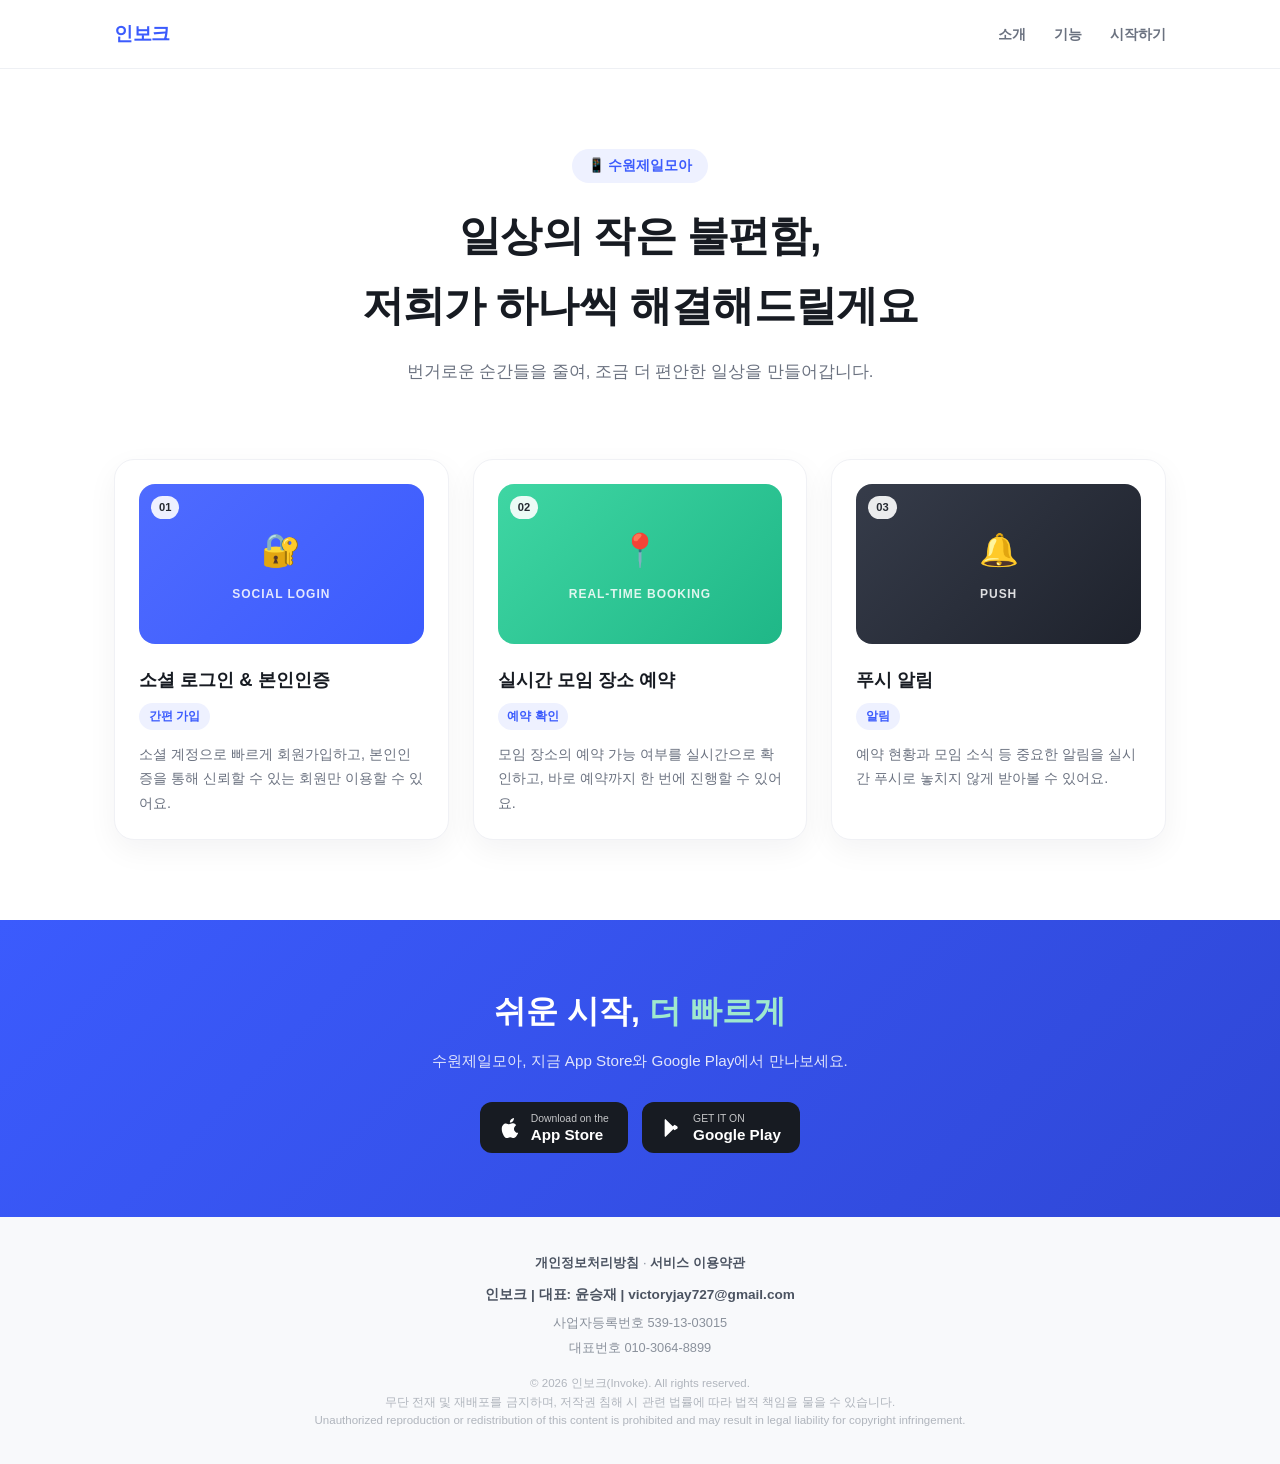
<file: index.html>
<!doctype html>
<html lang="ko">
<head>
  <meta charset="UTF-8" />
  <meta name="viewport" content="width=device-width, initial-scale=1.0" />
  <title>인보크</title>
  <meta name="apple-itunes-app" content="app-id=6810958882" />
  <link rel="stylesheet" href="style.css" />
</head>
<body>
  <header class="site-header">
    <div class="header-inner">
      <div class="logo">인보크</div>
      <nav class="nav">
        <a href="#intro">소개</a>
        <a href="#features">기능</a>
        <a href="#start">시작하기</a>
      </nav>
    </div>
  </header>

  <main>
    <section class="hero" id="intro">
      <p class="hero-app">📱 수원제일모아</p>
      <h1>일상의 작은 불편함,<br />저희가 하나씩 해결해드릴게요</h1>
      <p class="hero-sub">
        번거로운 순간들을 줄여, 조금 더 편안한 일상을 만들어갑니다.
      </p>
    </section>

    <section class="features" id="features">
      <div class="feature-card">
        <div class="feature-visual visual-blue">
          <span class="badge">01</span>
          <div class="mock">
            <span class="mock-icon">🔐</span>
            <span class="mock-label">SOCIAL LOGIN</span>
          </div>
        </div>
        <h3>소셜 로그인 &amp; 본인인증</h3>
        <p class="tag">간편 가입</p>
        <p class="desc">
          소셜 계정으로 빠르게 회원가입하고, 본인인증을 통해 신뢰할 수
          있는 회원만 이용할 수 있어요.
        </p>
      </div>

      <div class="feature-card">
        <div class="feature-visual visual-green">
          <span class="badge">02</span>
          <div class="mock">
            <span class="mock-icon">📍</span>
            <span class="mock-label">REAL-TIME BOOKING</span>
          </div>
        </div>
        <h3>실시간 모임 장소 예약</h3>
        <p class="tag">예약 확인</p>
        <p class="desc">
          모임 장소의 예약 가능 여부를 실시간으로 확인하고, 바로 예약까지
          한 번에 진행할 수 있어요.
        </p>
      </div>

      <div class="feature-card">
        <div class="feature-visual visual-dark">
          <span class="badge">03</span>
          <div class="mock">
            <span class="mock-icon">🔔</span>
            <span class="mock-label">PUSH</span>
          </div>
        </div>
        <h3>푸시 알림</h3>
        <p class="tag">알림</p>
        <p class="desc">
          예약 현황과 모임 소식 등 중요한 알림을 실시간 푸시로 놓치지
          않게 받아볼 수 있어요.
        </p>
      </div>
    </section>

    <section class="cta-banner" id="start">
      <h2>쉬운 시작, <span>더 빠르게</span></h2>
      <p>수원제일모아, 지금 App Store와 Google Play에서 만나보세요.</p>
      <div class="store-buttons">
        <a
          class="store-btn"
          href="https://apps.apple.com/kr/app/%EC%88%98%EC%9B%90%EC%A0%9C%EC%9D%BC%EB%AA%A8%EC%95%84/id6810958882"
          target="_blank"
          rel="noopener"
        >
          <svg class="store-icon" viewBox="0 0 24 24" fill="currentColor" aria-hidden="true">
            <path d="M16.365 1.43c0 1.14-.493 2.27-1.177 3.08-.744.9-1.99 1.57-2.987 1.57-.12 0-.23-.02-.3-.03-.01-.06-.04-.22-.04-.39 0-1.15.572-2.27 1.206-2.98.804-.94 2.142-1.64 3.248-1.68.03.13.05.28.05.43zm4.565 15.71c-.03.07-.463 1.58-1.518 3.12-.945 1.34-1.94 2.71-3.43 2.71-1.517 0-1.9-.88-3.63-.88-1.698 0-2.31.91-3.744.91-1.418 0-2.404-1.226-3.418-2.65C3.94 18.06 3 15.61 3 13.03c0-3.9 2.3-5.99 4.61-5.99 1.43 0 2.58.94 3.44.94.81 0 2.12-1.05 3.7-1.05.7 0 2.68.06 3.99 1.94-1.02.65-2.42 2.1-2.42 4.3 0 2.65 2.34 3.55 2.61 3.99z" />
          </svg>
          <span class="store-text">
            <small>Download on the</small>
            <strong>App Store</strong>
          </span>
        </a>
        <a
          class="store-btn"
          href="https://play.google.com/store/apps/details?id=com.jumoaapp"
          target="_blank"
          rel="noopener"
        >
          <svg class="store-icon" viewBox="0 0 24 24" fill="currentColor" aria-hidden="true">
            <path d="M4.7 2.3c-.4.2-.7.6-.7 1.1v17.2c0 .5.3.9.7 1.1l10-9.7-10-9.7z" />
            <path d="M17.6 10.1l-2.9-1.7-3.1 3 3.1 3 2.9-1.7c.8-.5.8-1.6 0-2.6z" />
          </svg>
          <span class="store-text">
            <small>GET IT ON</small>
            <strong>Google Play</strong>
          </span>
        </a>
      </div>
    </section>
  </main>

  <footer>
    <p class="footer-links">
      <a href="/privacy/2026-09-19.html">개인정보처리방침</a> ·
      <a href="/terms/2026-09-19.html">서비스 이용약관</a>
    </p>
    <p class="footer-brand">인보크 | 대표: 윤승재 | <a href="mailto:victoryjay727@gmail.com">victoryjay727@gmail.com</a></p>
    <p>사업자등록번호 539-13-03015</p>
    <p>대표번호 <a href="tel:010-3064-8899">010-3064-8899</a></p>
    <p class="copyright">
      © 2026 인보크(Invoke). All rights reserved.<br />
      무단 전재 및 재배포를 금지하며, 저작권 침해 시 관련 법률에 따라 법적 책임을 물을 수 있습니다.<br />
      Unauthorized reproduction or redistribution of this content is prohibited and may result in legal liability for copyright infringement.
    </p>
  </footer>
</body>
</html>
</file>
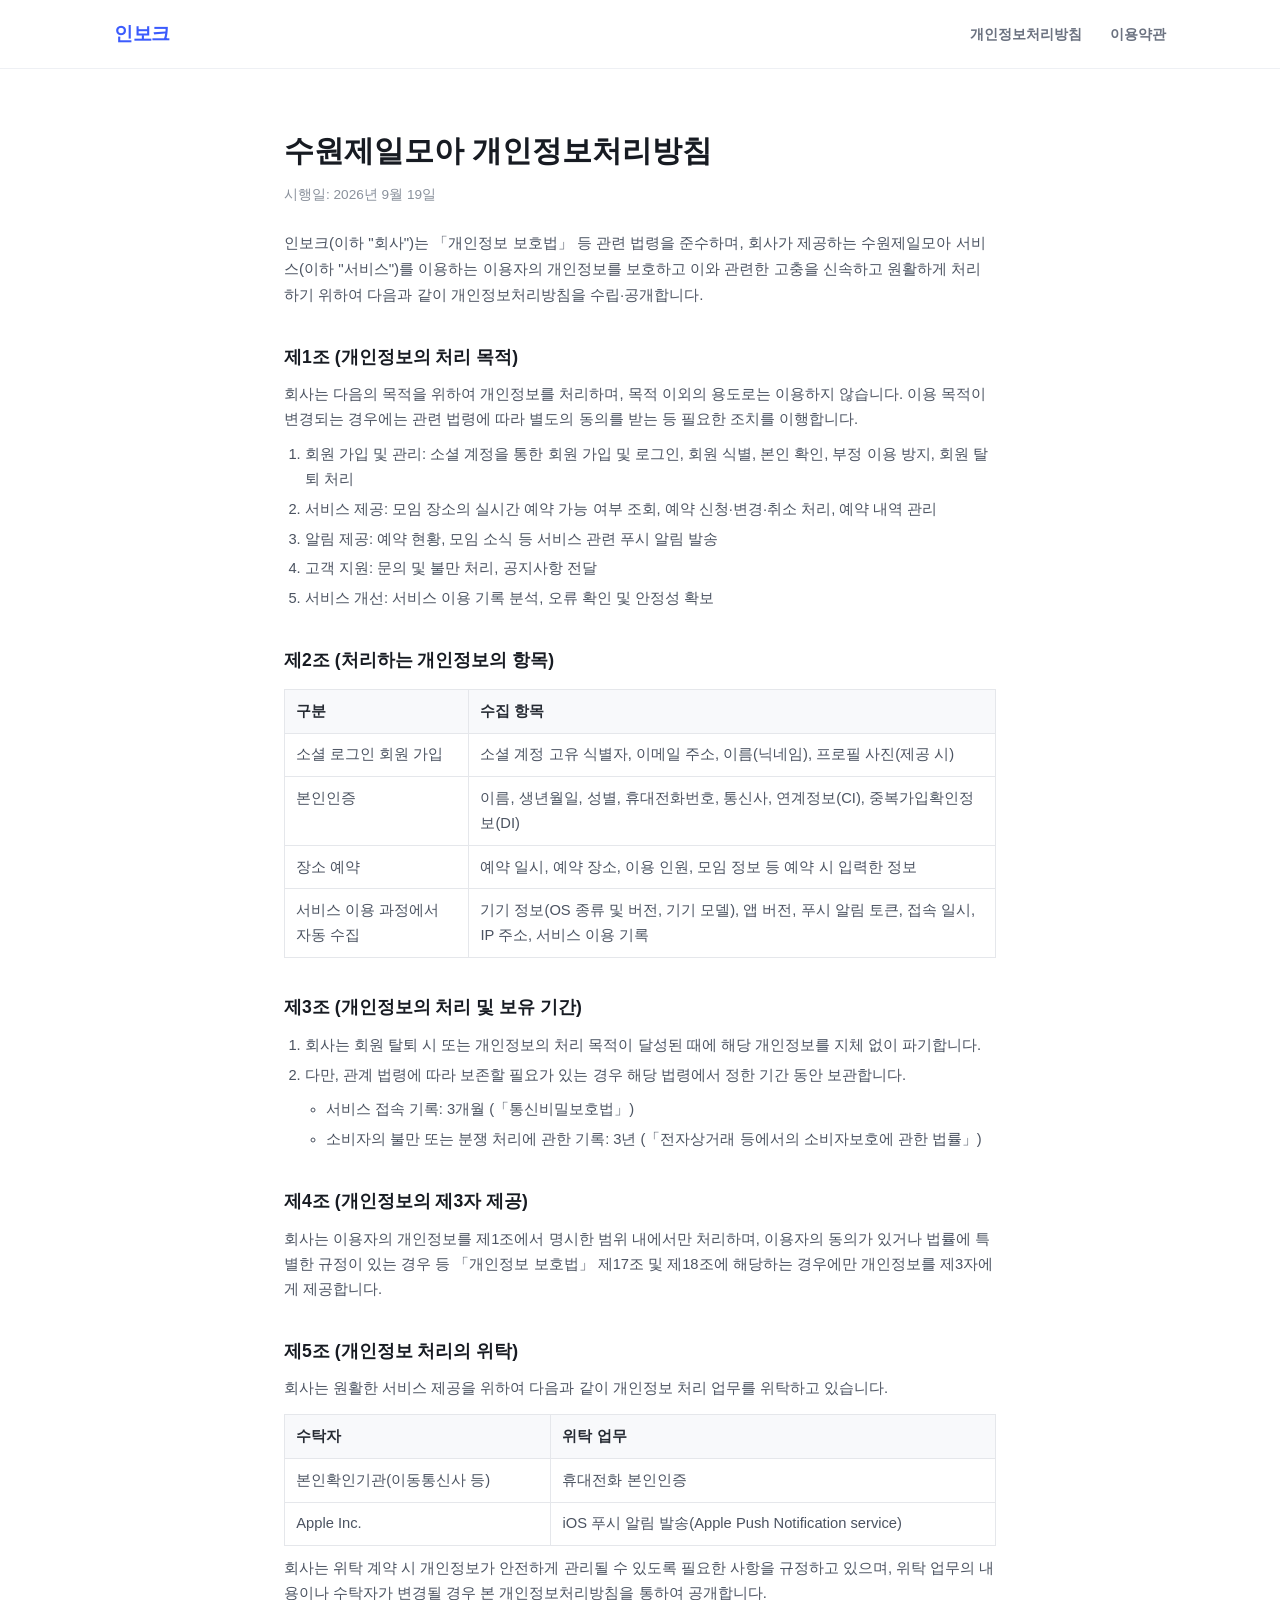
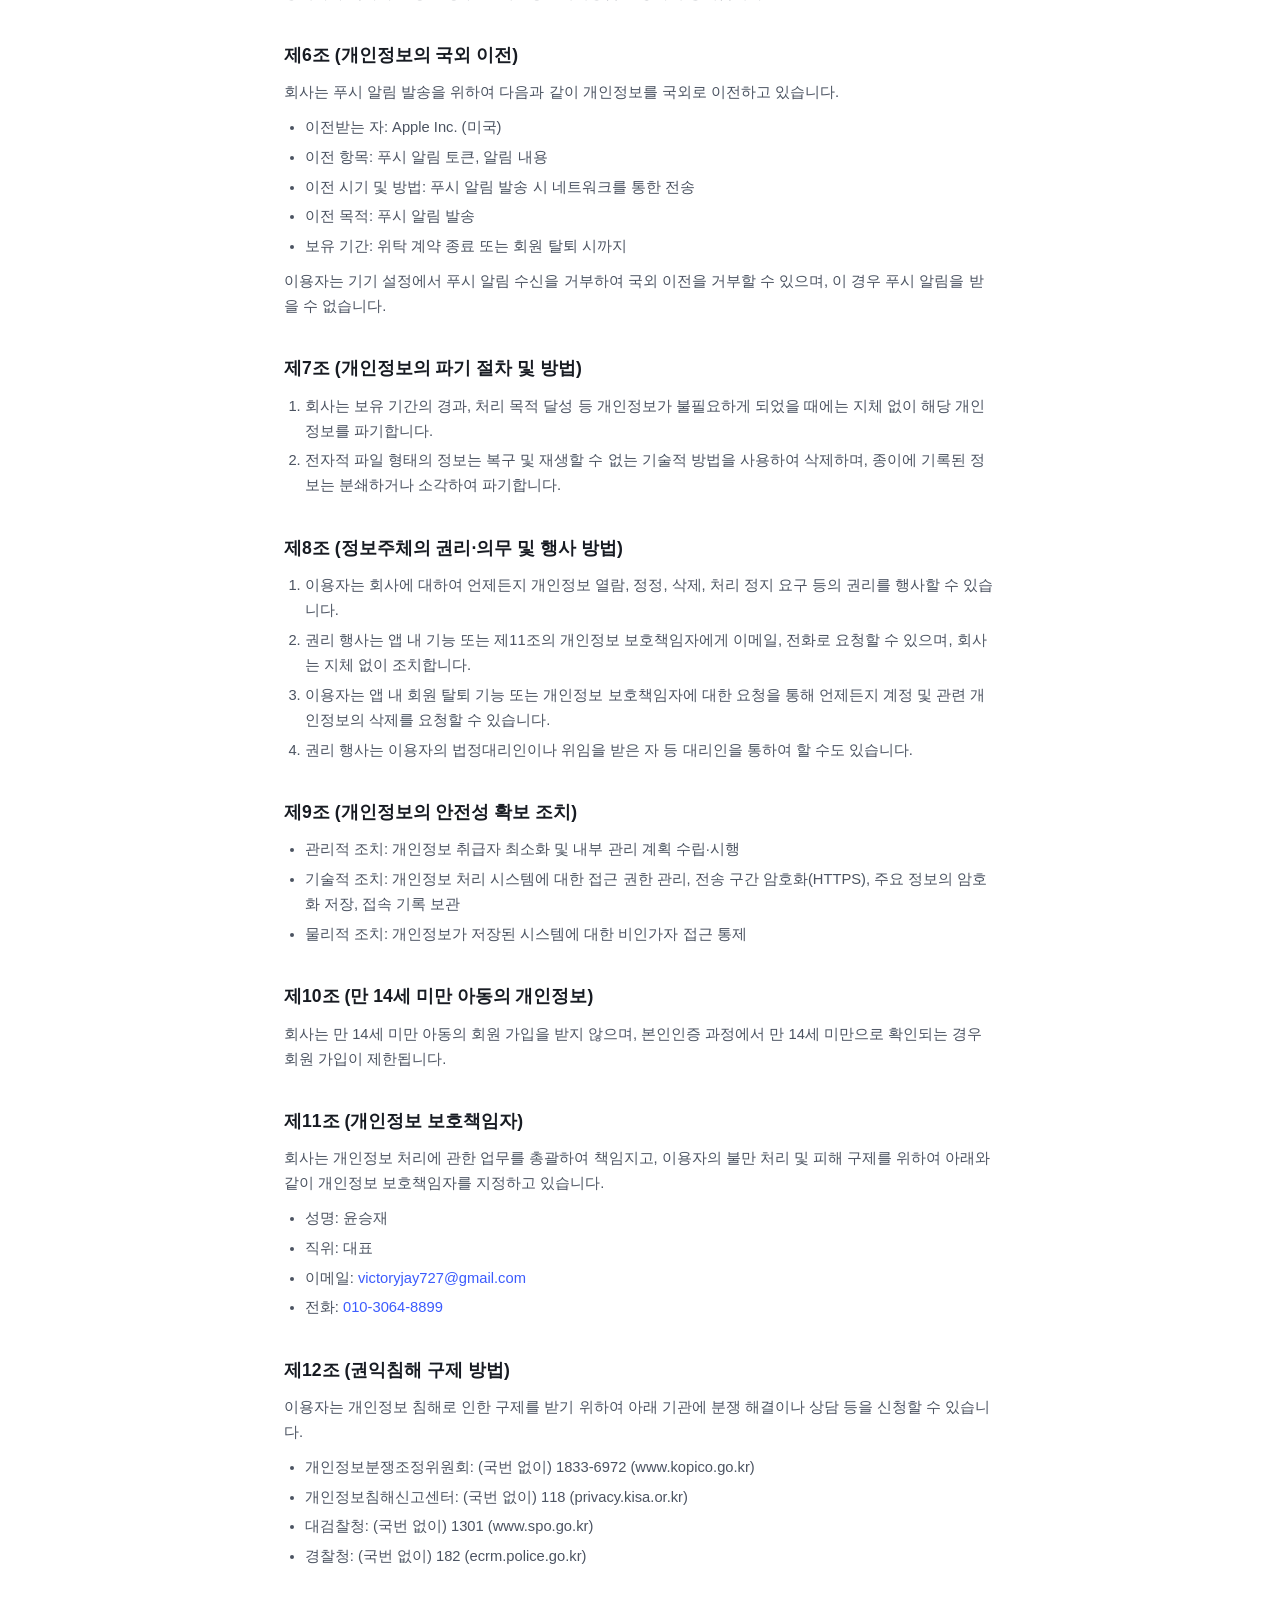
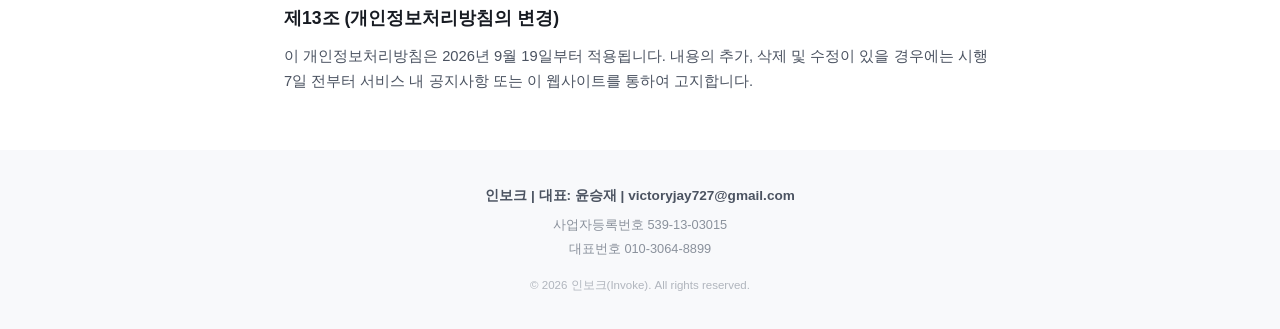
<file: privacy/2026-09-19.html>
<!doctype html>
<html lang="ko">
<head>
  <meta charset="UTF-8" />
  <meta name="viewport" content="width=device-width, initial-scale=1.0" />
  <title>개인정보처리방침 | 수원제일모아</title>
  <link rel="stylesheet" href="/style.css" />
</head>
<body>
  <header class="site-header">
    <div class="header-inner">
      <a class="logo" href="/">인보크</a>
      <nav class="nav">
        <a href="/privacy/2026-09-19.html">개인정보처리방침</a>
        <a href="/terms/2026-09-19.html">이용약관</a>
      </nav>
    </div>
  </header>

  <main class="legal">
    <h1>수원제일모아 개인정보처리방침</h1>
    <p class="effective">시행일: 2026년 9월 19일</p>

    <p class="lead">
      인보크(이하 "회사")는 「개인정보 보호법」 등 관련 법령을 준수하며,
      회사가 제공하는 수원제일모아 서비스(이하 "서비스")를 이용하는 이용자의
      개인정보를 보호하고 이와 관련한 고충을 신속하고 원활하게 처리하기 위하여
      다음과 같이 개인정보처리방침을 수립·공개합니다.
    </p>

    <h2>제1조 (개인정보의 처리 목적)</h2>
    <p>회사는 다음의 목적을 위하여 개인정보를 처리하며, 목적 이외의 용도로는 이용하지 않습니다. 이용 목적이 변경되는 경우에는 관련 법령에 따라 별도의 동의를 받는 등 필요한 조치를 이행합니다.</p>
    <ol>
      <li>회원 가입 및 관리: 소셜 계정을 통한 회원 가입 및 로그인, 회원 식별, 본인 확인, 부정 이용 방지, 회원 탈퇴 처리</li>
      <li>서비스 제공: 모임 장소의 실시간 예약 가능 여부 조회, 예약 신청·변경·취소 처리, 예약 내역 관리</li>
      <li>알림 제공: 예약 현황, 모임 소식 등 서비스 관련 푸시 알림 발송</li>
      <li>고객 지원: 문의 및 불만 처리, 공지사항 전달</li>
      <li>서비스 개선: 서비스 이용 기록 분석, 오류 확인 및 안정성 확보</li>
    </ol>

    <h2>제2조 (처리하는 개인정보의 항목)</h2>
    <div class="table-wrap">
      <table>
        <thead>
          <tr><th>구분</th><th>수집 항목</th></tr>
        </thead>
        <tbody>
          <tr>
            <td>소셜 로그인 회원 가입</td>
            <td>소셜 계정 고유 식별자, 이메일 주소, 이름(닉네임), 프로필 사진(제공 시)</td>
          </tr>
          <tr>
            <td>본인인증</td>
            <td>이름, 생년월일, 성별, 휴대전화번호, 통신사, 연계정보(CI), 중복가입확인정보(DI)</td>
          </tr>
          <tr>
            <td>장소 예약</td>
            <td>예약 일시, 예약 장소, 이용 인원, 모임 정보 등 예약 시 입력한 정보</td>
          </tr>
          <tr>
            <td>서비스 이용 과정에서 자동 수집</td>
            <td>기기 정보(OS 종류 및 버전, 기기 모델), 앱 버전, 푸시 알림 토큰, 접속 일시, IP 주소, 서비스 이용 기록</td>
          </tr>
        </tbody>
      </table>
    </div>

    <h2>제3조 (개인정보의 처리 및 보유 기간)</h2>
    <ol>
      <li>회사는 회원 탈퇴 시 또는 개인정보의 처리 목적이 달성된 때에 해당 개인정보를 지체 없이 파기합니다.</li>
      <li>다만, 관계 법령에 따라 보존할 필요가 있는 경우 해당 법령에서 정한 기간 동안 보관합니다.
        <ul>
          <li>서비스 접속 기록: 3개월 (「통신비밀보호법」)</li>
          <li>소비자의 불만 또는 분쟁 처리에 관한 기록: 3년 (「전자상거래 등에서의 소비자보호에 관한 법률」)</li>
        </ul>
      </li>
    </ol>

    <h2>제4조 (개인정보의 제3자 제공)</h2>
    <p>회사는 이용자의 개인정보를 제1조에서 명시한 범위 내에서만 처리하며, 이용자의 동의가 있거나 법률에 특별한 규정이 있는 경우 등 「개인정보 보호법」 제17조 및 제18조에 해당하는 경우에만 개인정보를 제3자에게 제공합니다.</p>

    <h2>제5조 (개인정보 처리의 위탁)</h2>
    <p>회사는 원활한 서비스 제공을 위하여 다음과 같이 개인정보 처리 업무를 위탁하고 있습니다.</p>
    <div class="table-wrap">
      <table>
        <thead>
          <tr><th>수탁자</th><th>위탁 업무</th></tr>
        </thead>
        <tbody>
          <tr><td>본인확인기관(이동통신사 등)</td><td>휴대전화 본인인증</td></tr>
          <tr><td>Apple Inc.</td><td>iOS 푸시 알림 발송(Apple Push Notification service)</td></tr>
        </tbody>
      </table>
    </div>
    <p>회사는 위탁 계약 시 개인정보가 안전하게 관리될 수 있도록 필요한 사항을 규정하고 있으며, 위탁 업무의 내용이나 수탁자가 변경될 경우 본 개인정보처리방침을 통하여 공개합니다.</p>

    <h2>제6조 (개인정보의 국외 이전)</h2>
    <p>회사는 푸시 알림 발송을 위하여 다음과 같이 개인정보를 국외로 이전하고 있습니다.</p>
    <ul>
      <li>이전받는 자: Apple Inc. (미국)</li>
      <li>이전 항목: 푸시 알림 토큰, 알림 내용</li>
      <li>이전 시기 및 방법: 푸시 알림 발송 시 네트워크를 통한 전송</li>
      <li>이전 목적: 푸시 알림 발송</li>
      <li>보유 기간: 위탁 계약 종료 또는 회원 탈퇴 시까지</li>
    </ul>
    <p>이용자는 기기 설정에서 푸시 알림 수신을 거부하여 국외 이전을 거부할 수 있으며, 이 경우 푸시 알림을 받을 수 없습니다.</p>

    <h2>제7조 (개인정보의 파기 절차 및 방법)</h2>
    <ol>
      <li>회사는 보유 기간의 경과, 처리 목적 달성 등 개인정보가 불필요하게 되었을 때에는 지체 없이 해당 개인정보를 파기합니다.</li>
      <li>전자적 파일 형태의 정보는 복구 및 재생할 수 없는 기술적 방법을 사용하여 삭제하며, 종이에 기록된 정보는 분쇄하거나 소각하여 파기합니다.</li>
    </ol>

    <h2>제8조 (정보주체의 권리·의무 및 행사 방법)</h2>
    <ol>
      <li>이용자는 회사에 대하여 언제든지 개인정보 열람, 정정, 삭제, 처리 정지 요구 등의 권리를 행사할 수 있습니다.</li>
      <li>권리 행사는 앱 내 기능 또는 제11조의 개인정보 보호책임자에게 이메일, 전화로 요청할 수 있으며, 회사는 지체 없이 조치합니다.</li>
      <li>이용자는 앱 내 회원 탈퇴 기능 또는 개인정보 보호책임자에 대한 요청을 통해 언제든지 계정 및 관련 개인정보의 삭제를 요청할 수 있습니다.</li>
      <li>권리 행사는 이용자의 법정대리인이나 위임을 받은 자 등 대리인을 통하여 할 수도 있습니다.</li>
    </ol>

    <h2>제9조 (개인정보의 안전성 확보 조치)</h2>
    <ul>
      <li>관리적 조치: 개인정보 취급자 최소화 및 내부 관리 계획 수립·시행</li>
      <li>기술적 조치: 개인정보 처리 시스템에 대한 접근 권한 관리, 전송 구간 암호화(HTTPS), 주요 정보의 암호화 저장, 접속 기록 보관</li>
      <li>물리적 조치: 개인정보가 저장된 시스템에 대한 비인가자 접근 통제</li>
    </ul>

    <h2>제10조 (만 14세 미만 아동의 개인정보)</h2>
    <p>회사는 만 14세 미만 아동의 회원 가입을 받지 않으며, 본인인증 과정에서 만 14세 미만으로 확인되는 경우 회원 가입이 제한됩니다.</p>

    <h2>제11조 (개인정보 보호책임자)</h2>
    <p>회사는 개인정보 처리에 관한 업무를 총괄하여 책임지고, 이용자의 불만 처리 및 피해 구제를 위하여 아래와 같이 개인정보 보호책임자를 지정하고 있습니다.</p>
    <ul>
      <li>성명: 윤승재</li>
      <li>직위: 대표</li>
      <li>이메일: <a href="mailto:victoryjay727@gmail.com">victoryjay727@gmail.com</a></li>
      <li>전화: <a href="tel:010-3064-8899">010-3064-8899</a></li>
    </ul>

    <h2>제12조 (권익침해 구제 방법)</h2>
    <p>이용자는 개인정보 침해로 인한 구제를 받기 위하여 아래 기관에 분쟁 해결이나 상담 등을 신청할 수 있습니다.</p>
    <ul>
      <li>개인정보분쟁조정위원회: (국번 없이) 1833-6972 (www.kopico.go.kr)</li>
      <li>개인정보침해신고센터: (국번 없이) 118 (privacy.kisa.or.kr)</li>
      <li>대검찰청: (국번 없이) 1301 (www.spo.go.kr)</li>
      <li>경찰청: (국번 없이) 182 (ecrm.police.go.kr)</li>
    </ul>

    <h2>제13조 (개인정보처리방침의 변경)</h2>
    <p>이 개인정보처리방침은 2026년 9월 19일부터 적용됩니다. 내용의 추가, 삭제 및 수정이 있을 경우에는 시행 7일 전부터 서비스 내 공지사항 또는 이 웹사이트를 통하여 고지합니다.</p>
  </main>

  <footer>
    <p class="footer-brand">인보크 | 대표: 윤승재 | <a href="mailto:victoryjay727@gmail.com">victoryjay727@gmail.com</a></p>
    <p>사업자등록번호 539-13-03015</p>
    <p>대표번호 <a href="tel:010-3064-8899">010-3064-8899</a></p>
    <p class="copyright">© 2026 인보크(Invoke). All rights reserved.</p>
  </footer>
</body>
</html>
</file>
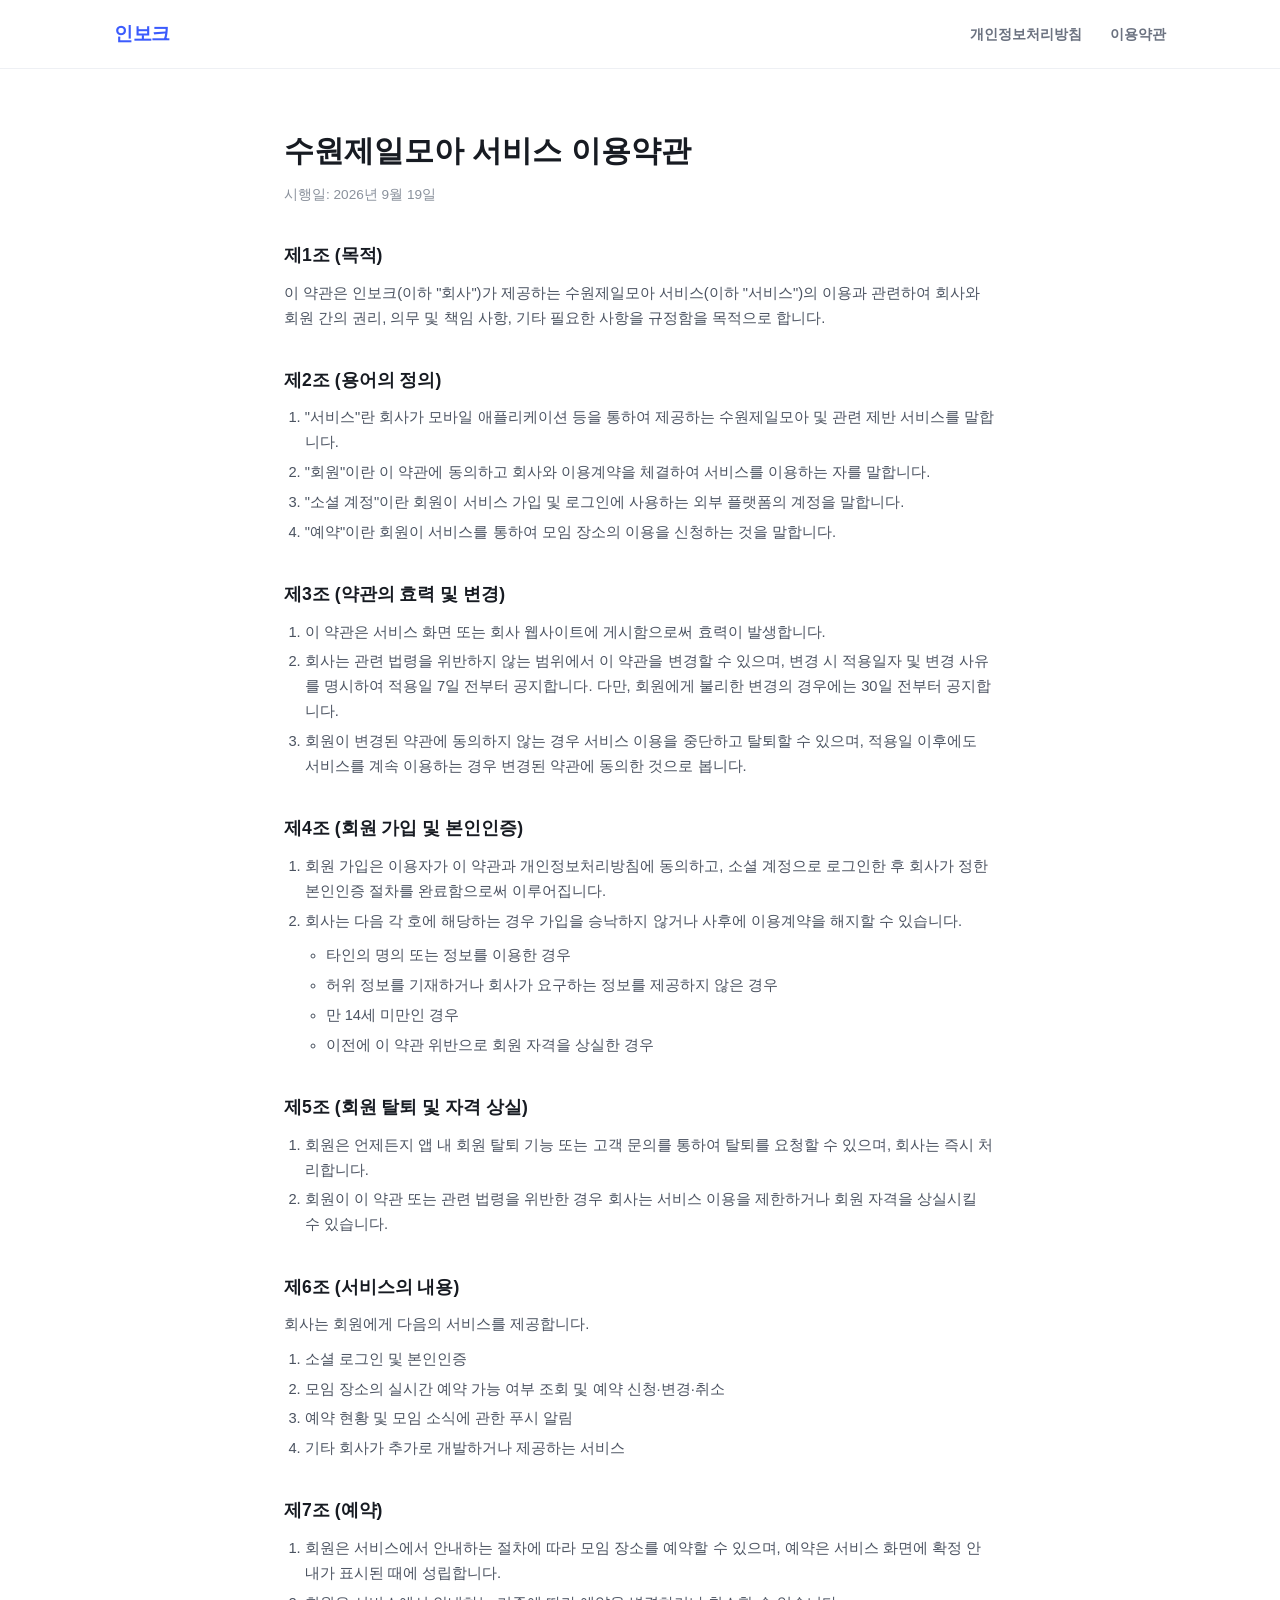
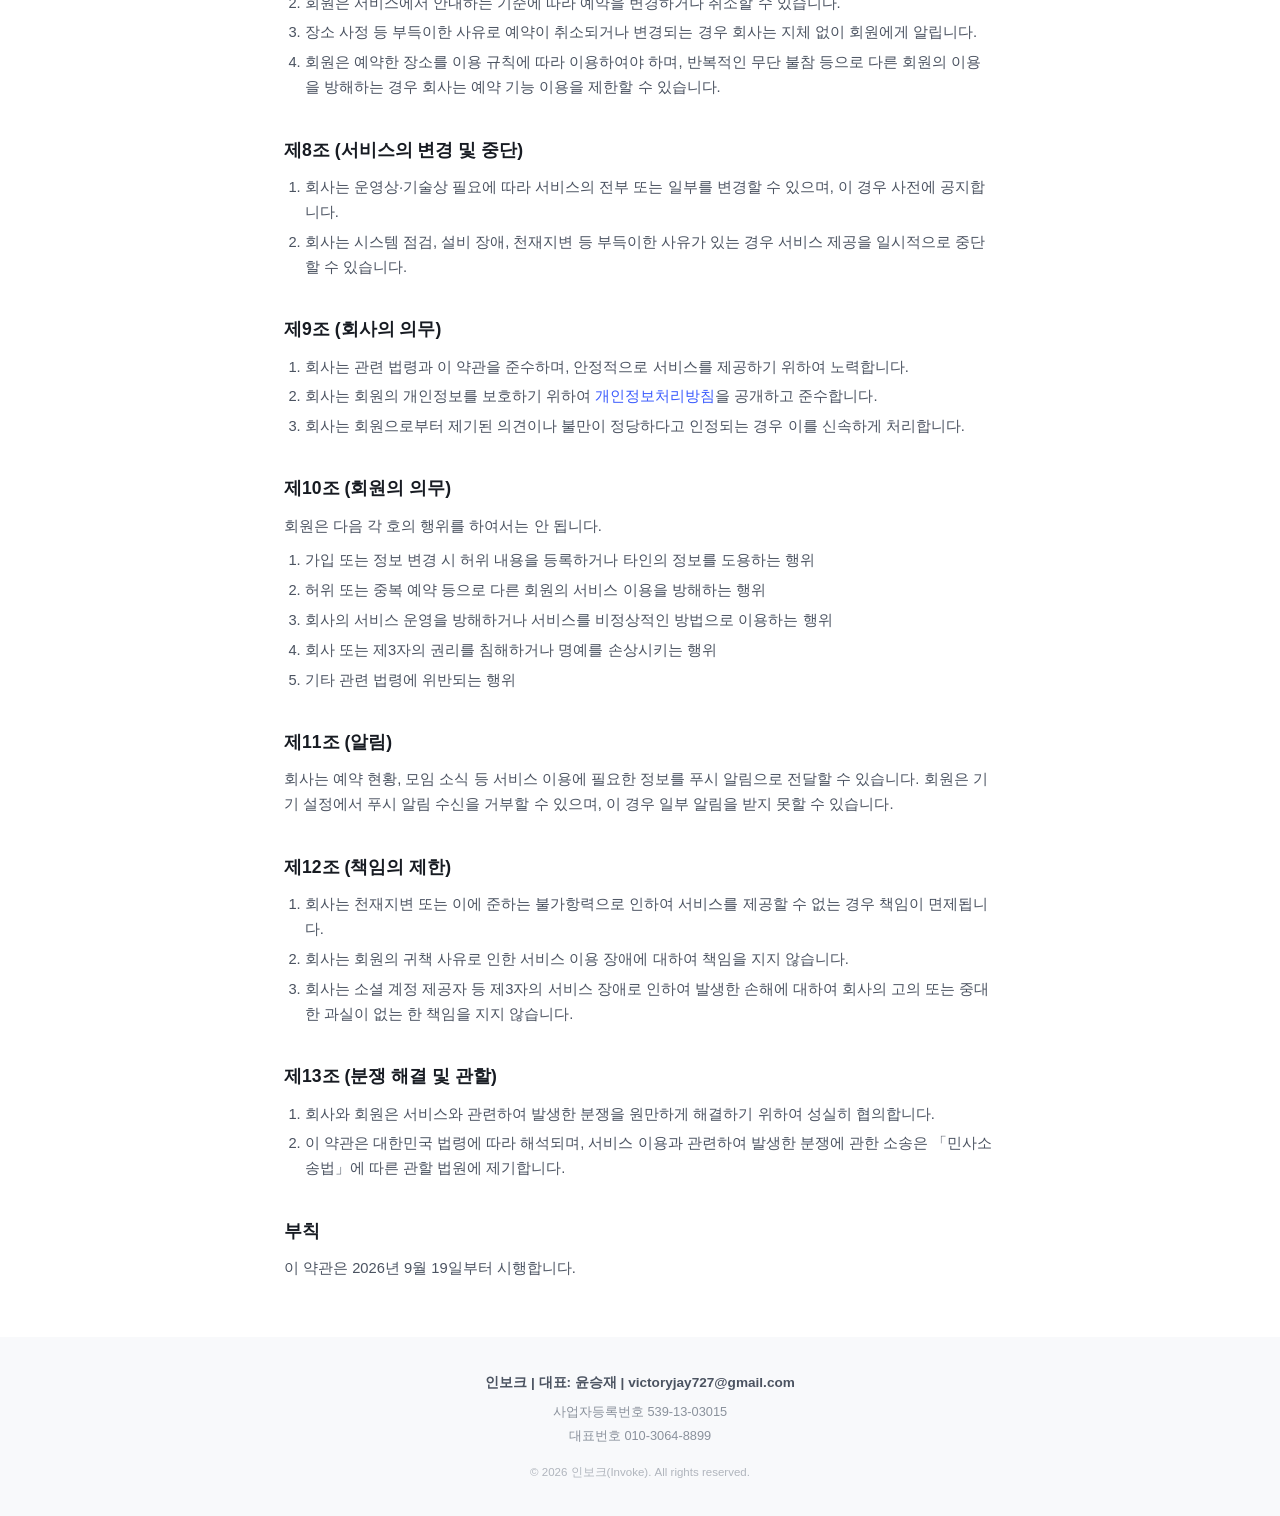
<file: terms/2026-09-19.html>
<!doctype html>
<html lang="ko">
<head>
  <meta charset="UTF-8" />
  <meta name="viewport" content="width=device-width, initial-scale=1.0" />
  <title>서비스 이용약관 | 수원제일모아</title>
  <link rel="stylesheet" href="/style.css" />
</head>
<body>
  <header class="site-header">
    <div class="header-inner">
      <a class="logo" href="/">인보크</a>
      <nav class="nav">
        <a href="/privacy/2026-09-19.html">개인정보처리방침</a>
        <a href="/terms/2026-09-19.html">이용약관</a>
      </nav>
    </div>
  </header>

  <main class="legal">
    <h1>수원제일모아 서비스 이용약관</h1>
    <p class="effective">시행일: 2026년 9월 19일</p>

    <h2>제1조 (목적)</h2>
    <p>이 약관은 인보크(이하 "회사")가 제공하는 수원제일모아 서비스(이하 "서비스")의 이용과 관련하여 회사와 회원 간의 권리, 의무 및 책임 사항, 기타 필요한 사항을 규정함을 목적으로 합니다.</p>

    <h2>제2조 (용어의 정의)</h2>
    <ol>
      <li>"서비스"란 회사가 모바일 애플리케이션 등을 통하여 제공하는 수원제일모아 및 관련 제반 서비스를 말합니다.</li>
      <li>"회원"이란 이 약관에 동의하고 회사와 이용계약을 체결하여 서비스를 이용하는 자를 말합니다.</li>
      <li>"소셜 계정"이란 회원이 서비스 가입 및 로그인에 사용하는 외부 플랫폼의 계정을 말합니다.</li>
      <li>"예약"이란 회원이 서비스를 통하여 모임 장소의 이용을 신청하는 것을 말합니다.</li>
    </ol>

    <h2>제3조 (약관의 효력 및 변경)</h2>
    <ol>
      <li>이 약관은 서비스 화면 또는 회사 웹사이트에 게시함으로써 효력이 발생합니다.</li>
      <li>회사는 관련 법령을 위반하지 않는 범위에서 이 약관을 변경할 수 있으며, 변경 시 적용일자 및 변경 사유를 명시하여 적용일 7일 전부터 공지합니다. 다만, 회원에게 불리한 변경의 경우에는 30일 전부터 공지합니다.</li>
      <li>회원이 변경된 약관에 동의하지 않는 경우 서비스 이용을 중단하고 탈퇴할 수 있으며, 적용일 이후에도 서비스를 계속 이용하는 경우 변경된 약관에 동의한 것으로 봅니다.</li>
    </ol>

    <h2>제4조 (회원 가입 및 본인인증)</h2>
    <ol>
      <li>회원 가입은 이용자가 이 약관과 개인정보처리방침에 동의하고, 소셜 계정으로 로그인한 후 회사가 정한 본인인증 절차를 완료함으로써 이루어집니다.</li>
      <li>회사는 다음 각 호에 해당하는 경우 가입을 승낙하지 않거나 사후에 이용계약을 해지할 수 있습니다.
        <ul>
          <li>타인의 명의 또는 정보를 이용한 경우</li>
          <li>허위 정보를 기재하거나 회사가 요구하는 정보를 제공하지 않은 경우</li>
          <li>만 14세 미만인 경우</li>
          <li>이전에 이 약관 위반으로 회원 자격을 상실한 경우</li>
        </ul>
      </li>
    </ol>

    <h2>제5조 (회원 탈퇴 및 자격 상실)</h2>
    <ol>
      <li>회원은 언제든지 앱 내 회원 탈퇴 기능 또는 고객 문의를 통하여 탈퇴를 요청할 수 있으며, 회사는 즉시 처리합니다.</li>
      <li>회원이 이 약관 또는 관련 법령을 위반한 경우 회사는 서비스 이용을 제한하거나 회원 자격을 상실시킬 수 있습니다.</li>
    </ol>

    <h2>제6조 (서비스의 내용)</h2>
    <p>회사는 회원에게 다음의 서비스를 제공합니다.</p>
    <ol>
      <li>소셜 로그인 및 본인인증</li>
      <li>모임 장소의 실시간 예약 가능 여부 조회 및 예약 신청·변경·취소</li>
      <li>예약 현황 및 모임 소식에 관한 푸시 알림</li>
      <li>기타 회사가 추가로 개발하거나 제공하는 서비스</li>
    </ol>

    <h2>제7조 (예약)</h2>
    <ol>
      <li>회원은 서비스에서 안내하는 절차에 따라 모임 장소를 예약할 수 있으며, 예약은 서비스 화면에 확정 안내가 표시된 때에 성립합니다.</li>
      <li>회원은 서비스에서 안내하는 기준에 따라 예약을 변경하거나 취소할 수 있습니다.</li>
      <li>장소 사정 등 부득이한 사유로 예약이 취소되거나 변경되는 경우 회사는 지체 없이 회원에게 알립니다.</li>
      <li>회원은 예약한 장소를 이용 규칙에 따라 이용하여야 하며, 반복적인 무단 불참 등으로 다른 회원의 이용을 방해하는 경우 회사는 예약 기능 이용을 제한할 수 있습니다.</li>
    </ol>

    <h2>제8조 (서비스의 변경 및 중단)</h2>
    <ol>
      <li>회사는 운영상·기술상 필요에 따라 서비스의 전부 또는 일부를 변경할 수 있으며, 이 경우 사전에 공지합니다.</li>
      <li>회사는 시스템 점검, 설비 장애, 천재지변 등 부득이한 사유가 있는 경우 서비스 제공을 일시적으로 중단할 수 있습니다.</li>
    </ol>

    <h2>제9조 (회사의 의무)</h2>
    <ol>
      <li>회사는 관련 법령과 이 약관을 준수하며, 안정적으로 서비스를 제공하기 위하여 노력합니다.</li>
      <li>회사는 회원의 개인정보를 보호하기 위하여 <a href="/privacy/2026-09-19.html">개인정보처리방침</a>을 공개하고 준수합니다.</li>
      <li>회사는 회원으로부터 제기된 의견이나 불만이 정당하다고 인정되는 경우 이를 신속하게 처리합니다.</li>
    </ol>

    <h2>제10조 (회원의 의무)</h2>
    <p>회원은 다음 각 호의 행위를 하여서는 안 됩니다.</p>
    <ol>
      <li>가입 또는 정보 변경 시 허위 내용을 등록하거나 타인의 정보를 도용하는 행위</li>
      <li>허위 또는 중복 예약 등으로 다른 회원의 서비스 이용을 방해하는 행위</li>
      <li>회사의 서비스 운영을 방해하거나 서비스를 비정상적인 방법으로 이용하는 행위</li>
      <li>회사 또는 제3자의 권리를 침해하거나 명예를 손상시키는 행위</li>
      <li>기타 관련 법령에 위반되는 행위</li>
    </ol>

    <h2>제11조 (알림)</h2>
    <p>회사는 예약 현황, 모임 소식 등 서비스 이용에 필요한 정보를 푸시 알림으로 전달할 수 있습니다. 회원은 기기 설정에서 푸시 알림 수신을 거부할 수 있으며, 이 경우 일부 알림을 받지 못할 수 있습니다.</p>

    <h2>제12조 (책임의 제한)</h2>
    <ol>
      <li>회사는 천재지변 또는 이에 준하는 불가항력으로 인하여 서비스를 제공할 수 없는 경우 책임이 면제됩니다.</li>
      <li>회사는 회원의 귀책 사유로 인한 서비스 이용 장애에 대하여 책임을 지지 않습니다.</li>
      <li>회사는 소셜 계정 제공자 등 제3자의 서비스 장애로 인하여 발생한 손해에 대하여 회사의 고의 또는 중대한 과실이 없는 한 책임을 지지 않습니다.</li>
    </ol>

    <h2>제13조 (분쟁 해결 및 관할)</h2>
    <ol>
      <li>회사와 회원은 서비스와 관련하여 발생한 분쟁을 원만하게 해결하기 위하여 성실히 협의합니다.</li>
      <li>이 약관은 대한민국 법령에 따라 해석되며, 서비스 이용과 관련하여 발생한 분쟁에 관한 소송은 「민사소송법」에 따른 관할 법원에 제기합니다.</li>
    </ol>

    <h2>부칙</h2>
    <p>이 약관은 2026년 9월 19일부터 시행합니다.</p>
  </main>

  <footer>
    <p class="footer-brand">인보크 | 대표: 윤승재 | <a href="mailto:victoryjay727@gmail.com">victoryjay727@gmail.com</a></p>
    <p>사업자등록번호 539-13-03015</p>
    <p>대표번호 <a href="tel:010-3064-8899">010-3064-8899</a></p>
    <p class="copyright">© 2026 인보크(Invoke). All rights reserved.</p>
  </footer>
</body>
</html>
</file>
<file: style.css>
* {
  box-sizing: border-box;
  margin: 0;
  padding: 0;
}

html {
  scroll-behavior: smooth;
}

body {
  font-family: "Pretendard", "Apple SD Gothic Neo", "Malgun Gothic", -apple-system,
    BlinkMacSystemFont, sans-serif;
  color: #262b33;
  background: #ffffff;
  line-height: 1.7;
}

a {
  color: inherit;
  text-decoration: none;
}

/* Header */

.site-header {
  border-bottom: 1px solid #eef0f4;
  position: sticky;
  top: 0;
  background: #ffffff;
  z-index: 10;
}

.hero,
.features,
.cta-banner {
  scroll-margin-top: 72px;
}

.header-inner {
  max-width: 1100px;
  margin: 0 auto;
  padding: 1.1rem 1.5rem;
  display: flex;
  align-items: center;
  justify-content: space-between;
}

.logo {
  font-weight: 800;
  font-size: 1.2rem;
  letter-spacing: -0.02em;
  color: #3b5bfd;
}

.nav {
  display: flex;
  gap: 1.75rem;
  font-size: 0.9rem;
  font-weight: 600;
}

.nav a {
  color: #6b7280;
  transition: color 0.15s ease;
}

.nav a:hover {
  color: #3b5bfd;
}

/* Hero */

.hero {
  max-width: 720px;
  margin: 0 auto;
  padding: clamp(3rem, 8vw, 5rem) 1.5rem clamp(1.5rem, 5vw, 2.5rem);
  text-align: center;
}

.hero-app {
  display: inline-block;
  margin-bottom: 1.1rem;
  padding: 0.35rem 0.95rem;
  border-radius: 999px;
  background: #eef1ff;
  color: #3b5bfd;
  font-size: 0.85rem;
  font-weight: 700;
}

.hero h1 {
  font-size: clamp(1.6rem, 5vw, 2.6rem);
  font-weight: 800;
  letter-spacing: -0.02em;
  color: #171b22;
}

.hero-sub {
  margin-top: 1rem;
  font-size: clamp(0.95rem, 2.5vw, 1.05rem);
  color: #6b7280;
}

/* Features */

.features {
  max-width: 1100px;
  margin: 0 auto;
  padding: clamp(1rem, 4vw, 2rem) 1.5rem clamp(3rem, 8vw, 5rem);
  display: grid;
  grid-template-columns: repeat(3, 1fr);
  gap: 1.5rem;
}

@media (max-width: 820px) {
  .features {
    grid-template-columns: 1fr;
    max-width: 480px;
  }
}

.feature-card {
  background: #ffffff;
  border: 1px solid #f0f1f5;
  border-radius: 20px;
  padding: 1.5rem;
  box-shadow: 0 10px 30px rgba(20, 24, 40, 0.05);
}

.feature-visual {
  position: relative;
  border-radius: 16px;
  height: 160px;
  margin-bottom: 1.25rem;
  overflow: hidden;
}

.visual-blue {
  background: linear-gradient(135deg, #4f6bff, #3b5bfd);
}

.visual-green {
  background: linear-gradient(135deg, #3fd6a3, #1fb787);
}

.visual-dark {
  background: linear-gradient(135deg, #363c4a, #1e222c);
}

.badge {
  position: absolute;
  top: 12px;
  left: 12px;
  background: rgba(255, 255, 255, 0.9);
  color: #262b33;
  font-size: 0.7rem;
  font-weight: 800;
  padding: 0.15rem 0.5rem;
  border-radius: 999px;
}

.mock {
  position: absolute;
  inset: 0;
  display: flex;
  flex-direction: column;
  align-items: center;
  justify-content: center;
  gap: 0.4rem;
  color: #ffffff;
}

.mock-icon {
  font-size: 2rem;
}

.mock-label {
  font-size: 0.75rem;
  font-weight: 700;
  letter-spacing: 0.08em;
  opacity: 0.85;
}

.feature-card h3 {
  font-size: 1.15rem;
  font-weight: 800;
  color: #171b22;
}

.feature-card .tag {
  display: inline-block;
  margin-top: 0.5rem;
  font-size: 0.75rem;
  font-weight: 700;
  color: #3b5bfd;
  background: #eef1ff;
  padding: 0.2rem 0.6rem;
  border-radius: 999px;
}

.feature-card .desc {
  margin-top: 0.75rem;
  font-size: 0.9rem;
  color: #6b7280;
}

/* CTA banner */

.cta-banner {
  background: linear-gradient(135deg, #3b5bfd, #2f47d6);
  color: #ffffff;
  text-align: center;
  padding: clamp(2.5rem, 8vw, 4rem) 1.5rem;
}

.cta-banner h2 {
  font-size: clamp(1.4rem, 4vw, 2rem);
  font-weight: 800;
}

.cta-banner h2 span {
  color: #9fe8ce;
}

.cta-banner p {
  margin-top: 0.6rem;
  font-size: 0.95rem;
  opacity: 0.85;
}

.store-buttons {
  margin-top: 1.75rem;
  display: flex;
  gap: 0.9rem;
  justify-content: center;
  flex-wrap: wrap;
}

.store-btn {
  display: flex;
  align-items: center;
  gap: 0.6rem;
  background: #171b22;
  color: #ffffff;
  border-radius: 12px;
  padding: 0.6rem 1.2rem;
  transition: transform 0.15s ease, background 0.15s ease;
}

a.store-btn:hover {
  background: #000000;
  transform: translateY(-2px);
}

.store-icon {
  width: 22px;
  height: 22px;
  flex-shrink: 0;
}

.store-text {
  display: flex;
  flex-direction: column;
  text-align: left;
  line-height: 1.25;
}

.store-text small {
  font-size: 0.65rem;
  opacity: 0.75;
}

.store-text strong {
  font-size: 0.95rem;
  font-weight: 700;
}

/* Footer */

footer {
  padding: 2rem 1.5rem;
  text-align: center;
  background: #f8f9fb;
}

.footer-brand {
  font-weight: 700;
  font-size: 0.85rem;
  color: #4b5361;
  margin-bottom: 0.4rem;
}

footer p {
  font-size: 0.8rem;
  color: #8a919c;
  margin: 0.15rem 0;
}

.copyright {
  margin-top: 1rem;
  font-size: 0.72rem;
  line-height: 1.6;
  color: #b0b5bd;
}

.footer-links {
  margin-bottom: 0.6rem;
}

.footer-links a {
  font-weight: 700;
  color: #4b5361;
}

.footer-links a:hover {
  color: #3b5bfd;
}

/* Legal pages */

.legal {
  max-width: 760px;
  margin: 0 auto;
  padding: clamp(2rem, 6vw, 3.5rem) 1.5rem;
}

.legal h1 {
  font-size: clamp(1.5rem, 4vw, 1.9rem);
  font-weight: 800;
  color: #171b22;
}

.legal .effective {
  margin-top: 0.4rem;
  font-size: 0.85rem;
  color: #8a919c;
}

.legal .lead {
  margin-top: 1.5rem;
  font-size: 0.95rem;
}

.legal h2 {
  margin-top: 2.2rem;
  font-size: 1.1rem;
  font-weight: 800;
  color: #171b22;
}

.legal h3 {
  margin-top: 1.2rem;
  font-size: 0.95rem;
  font-weight: 700;
  color: #262b33;
}

.legal p,
.legal li,
.legal td,
.legal th {
  font-size: 0.92rem;
  color: #4b5361;
}

.legal p {
  margin-top: 0.6rem;
}

.legal ol,
.legal ul {
  margin-top: 0.6rem;
  padding-left: 1.3rem;
}

.legal li + li {
  margin-top: 0.3rem;
}

.legal .table-wrap {
  margin-top: 0.8rem;
  overflow-x: auto;
}

.legal table {
  width: 100%;
  border-collapse: collapse;
  min-width: 480px;
}

.legal th,
.legal td {
  border: 1px solid #e5e7eb;
  padding: 0.55rem 0.7rem;
  text-align: left;
  vertical-align: top;
}

.legal th {
  background: #f8f9fb;
  font-weight: 700;
  color: #262b33;
}

.legal a {
  color: #3b5bfd;
}
</file>
